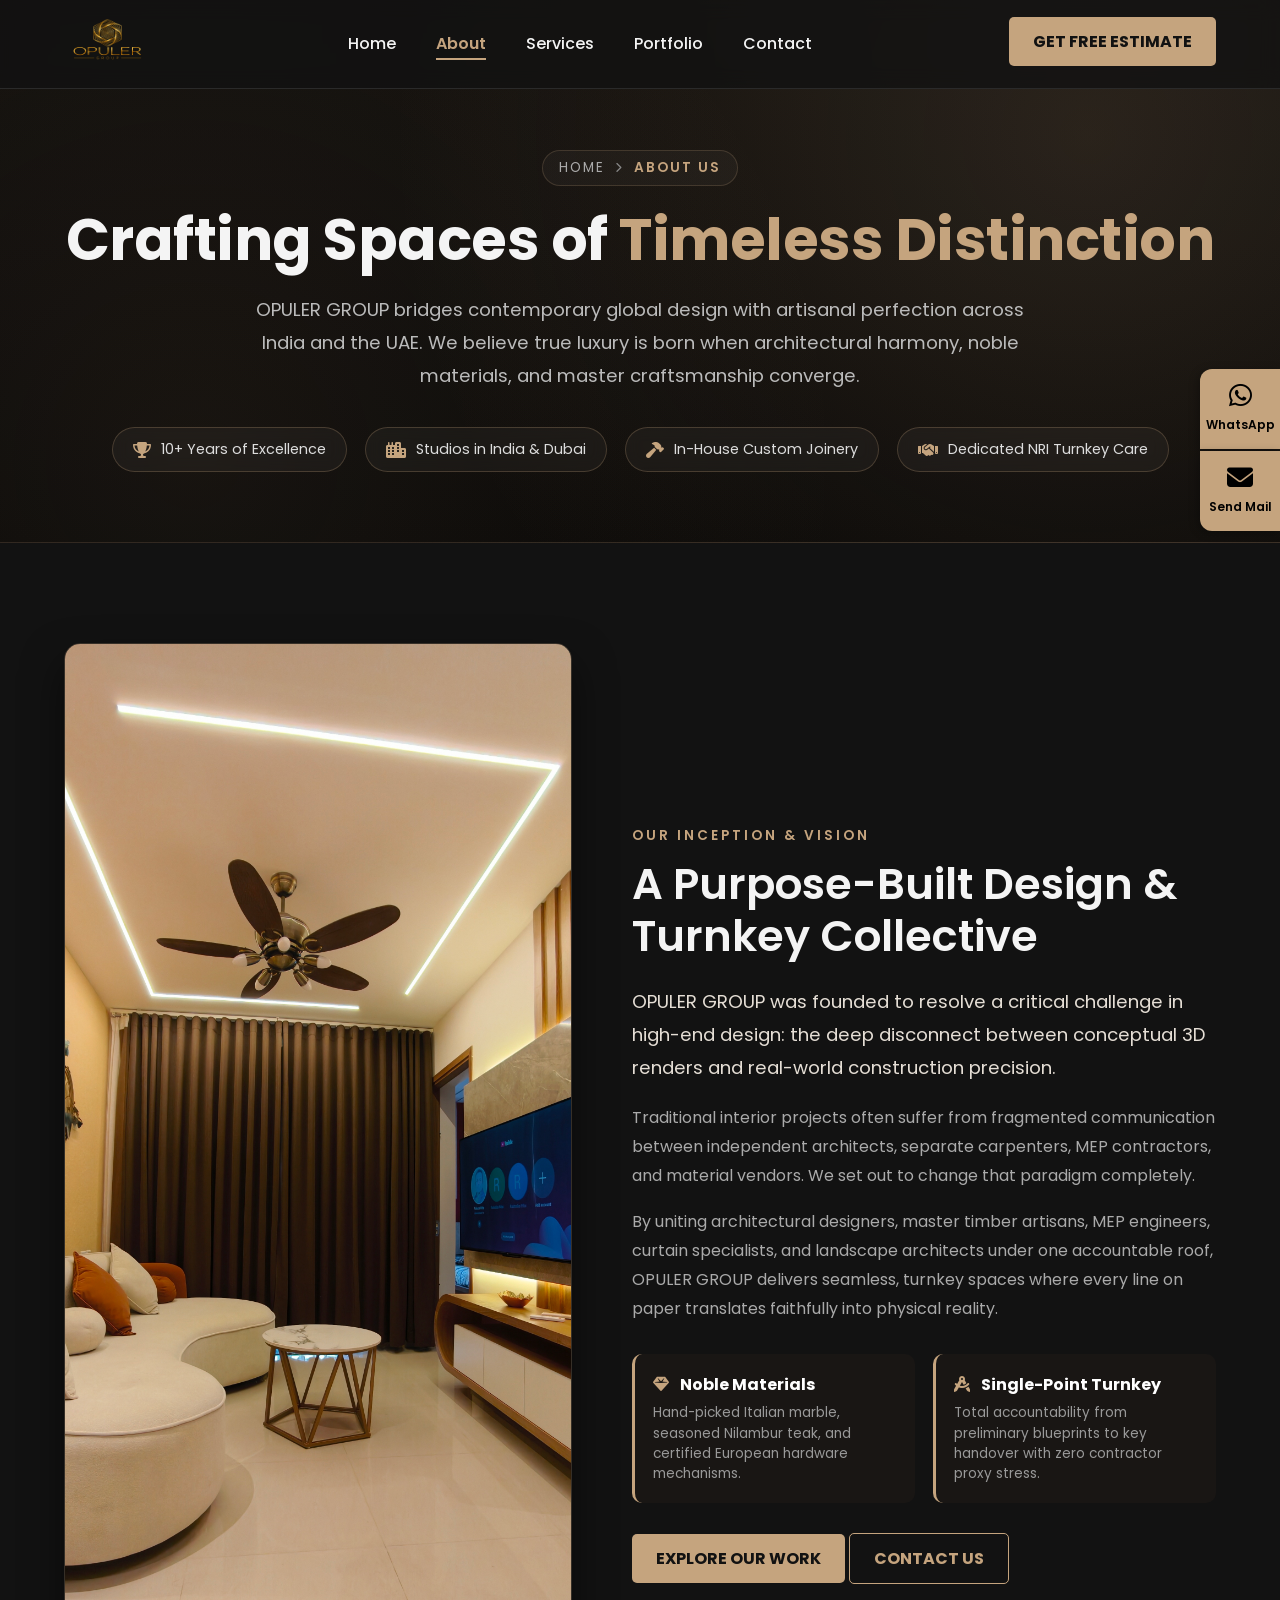
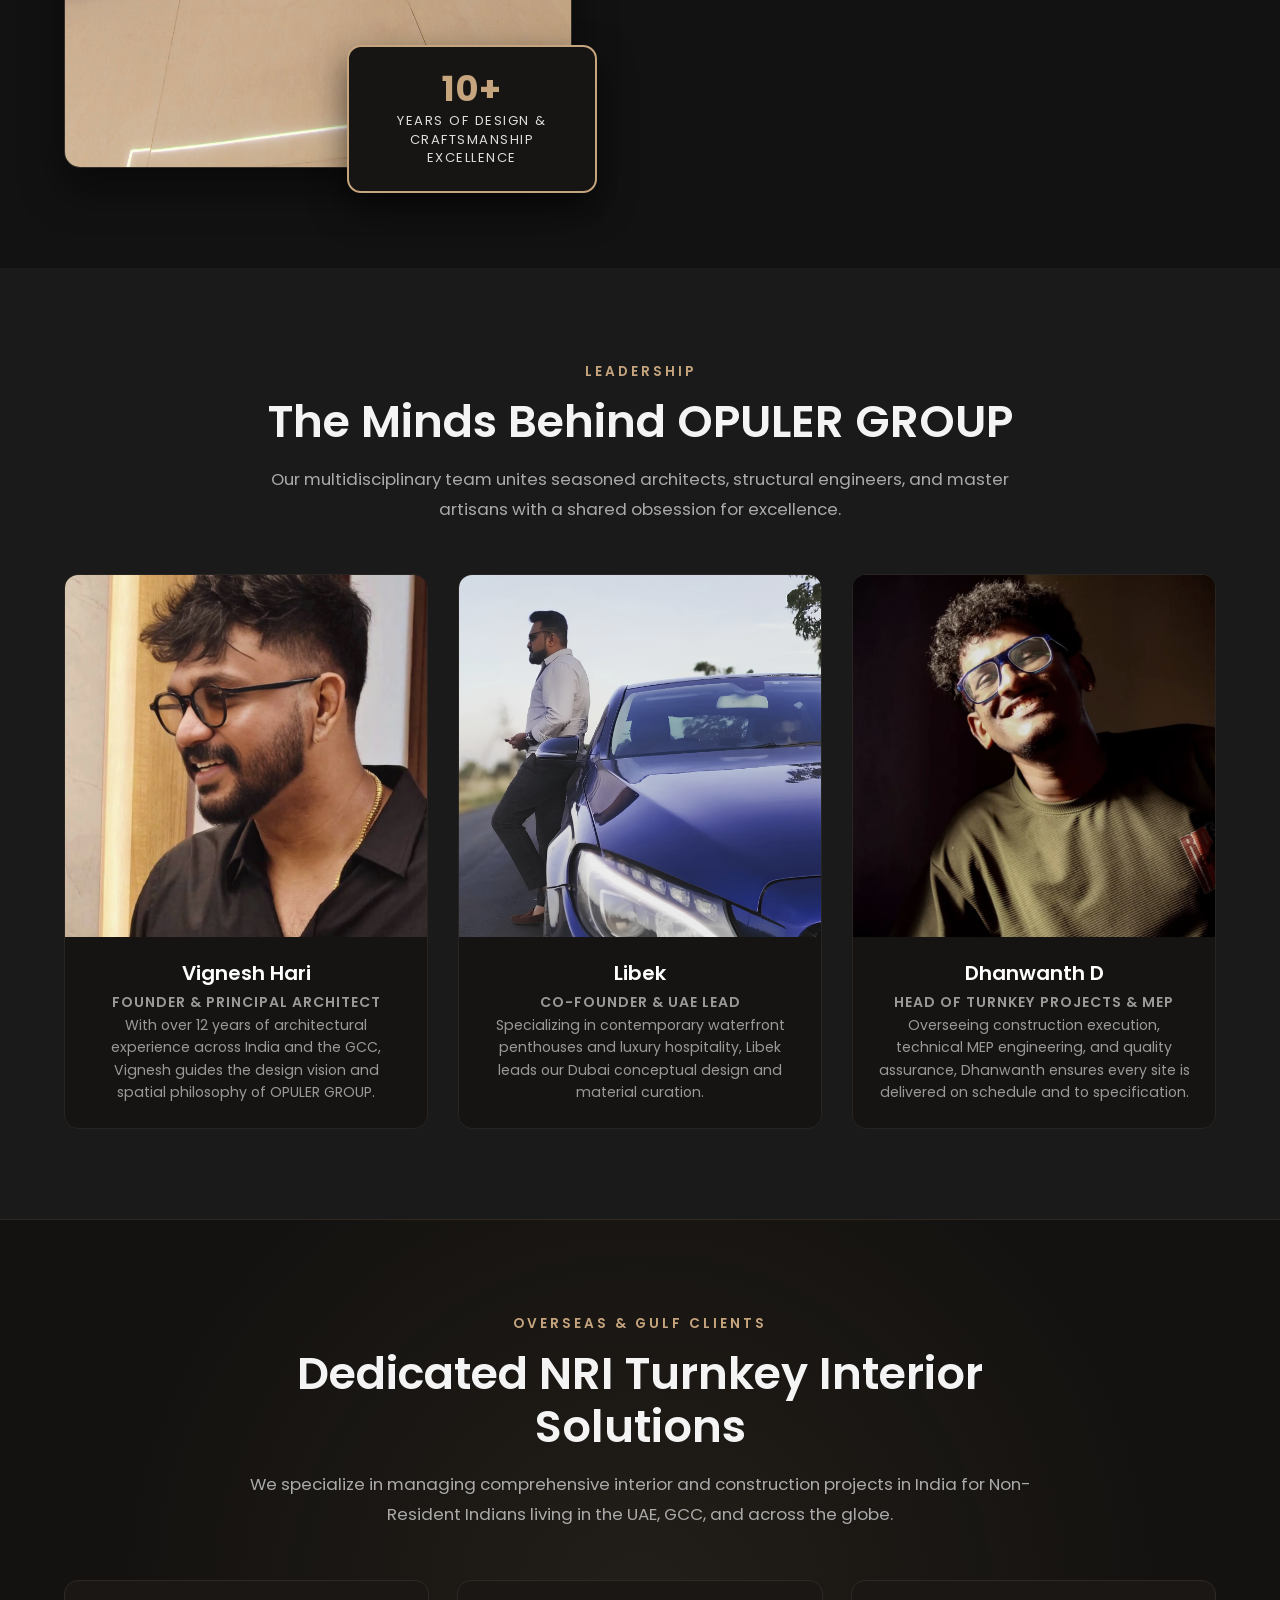
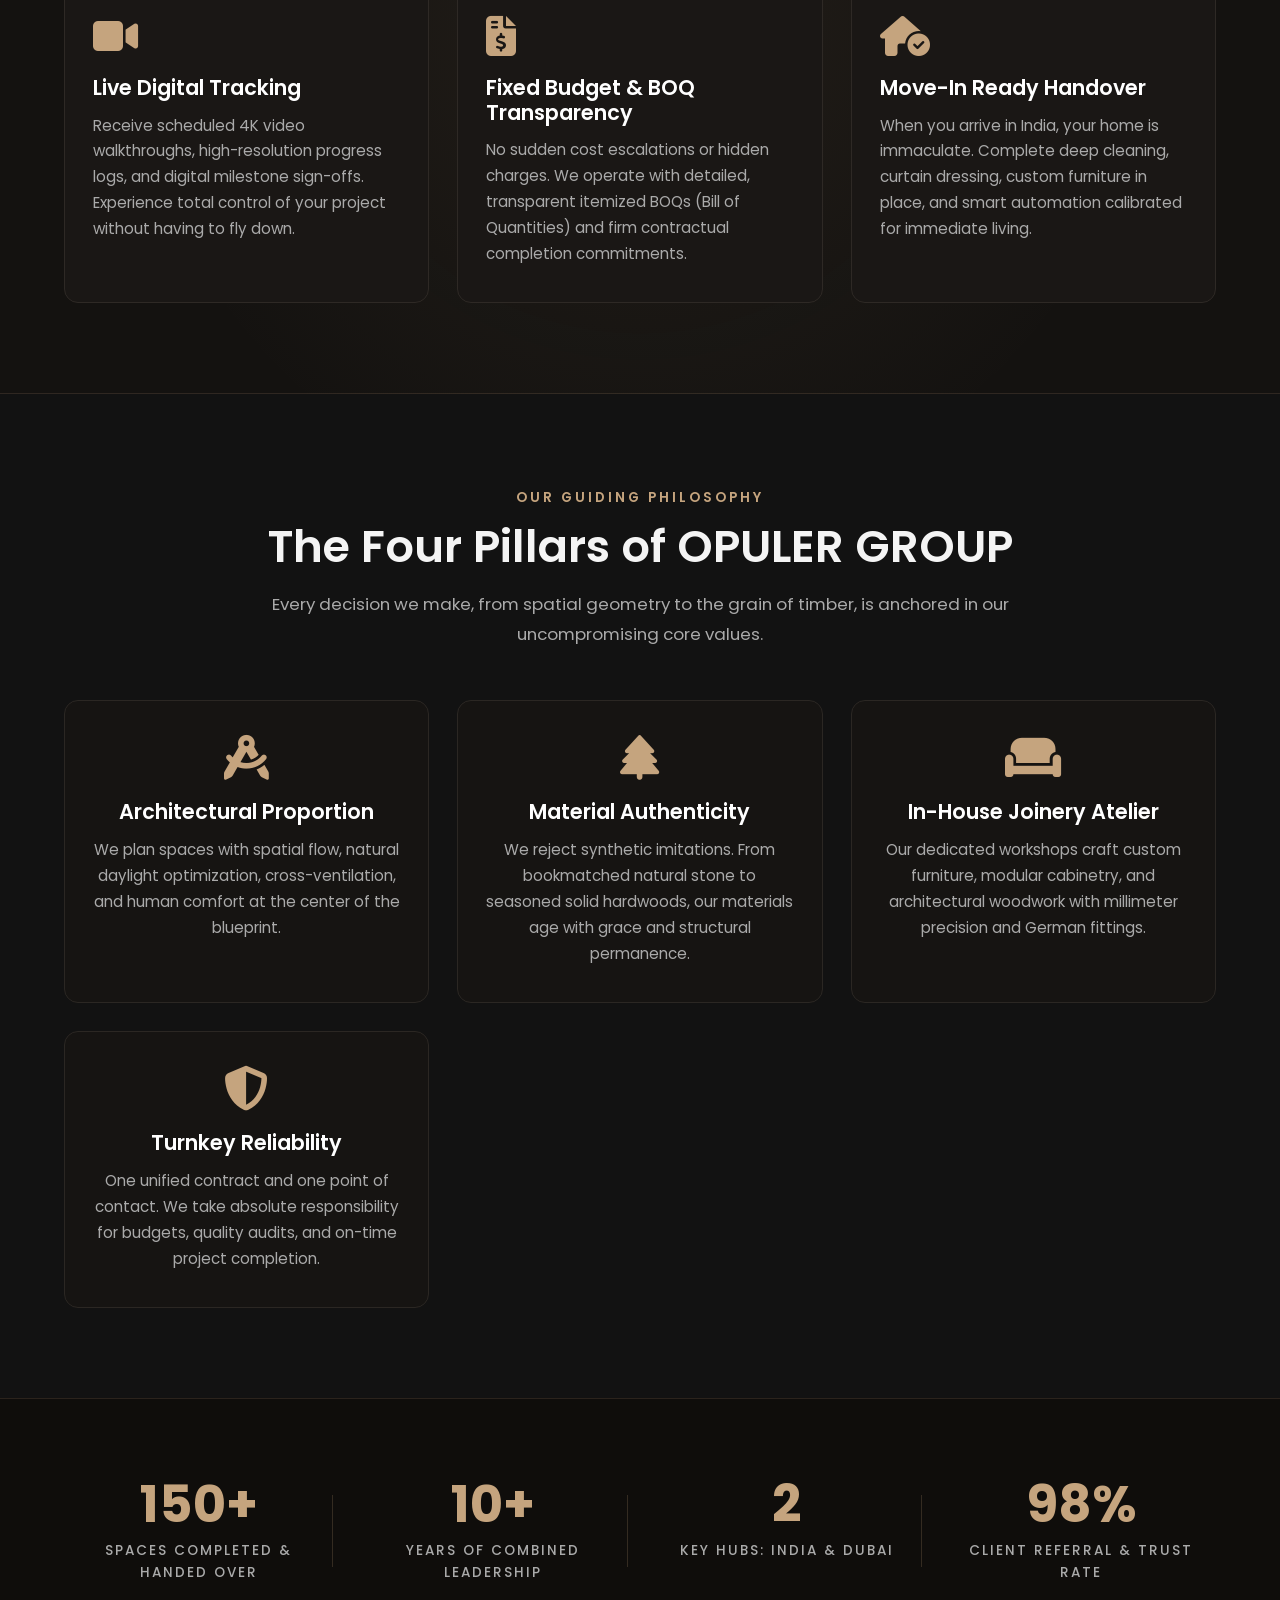
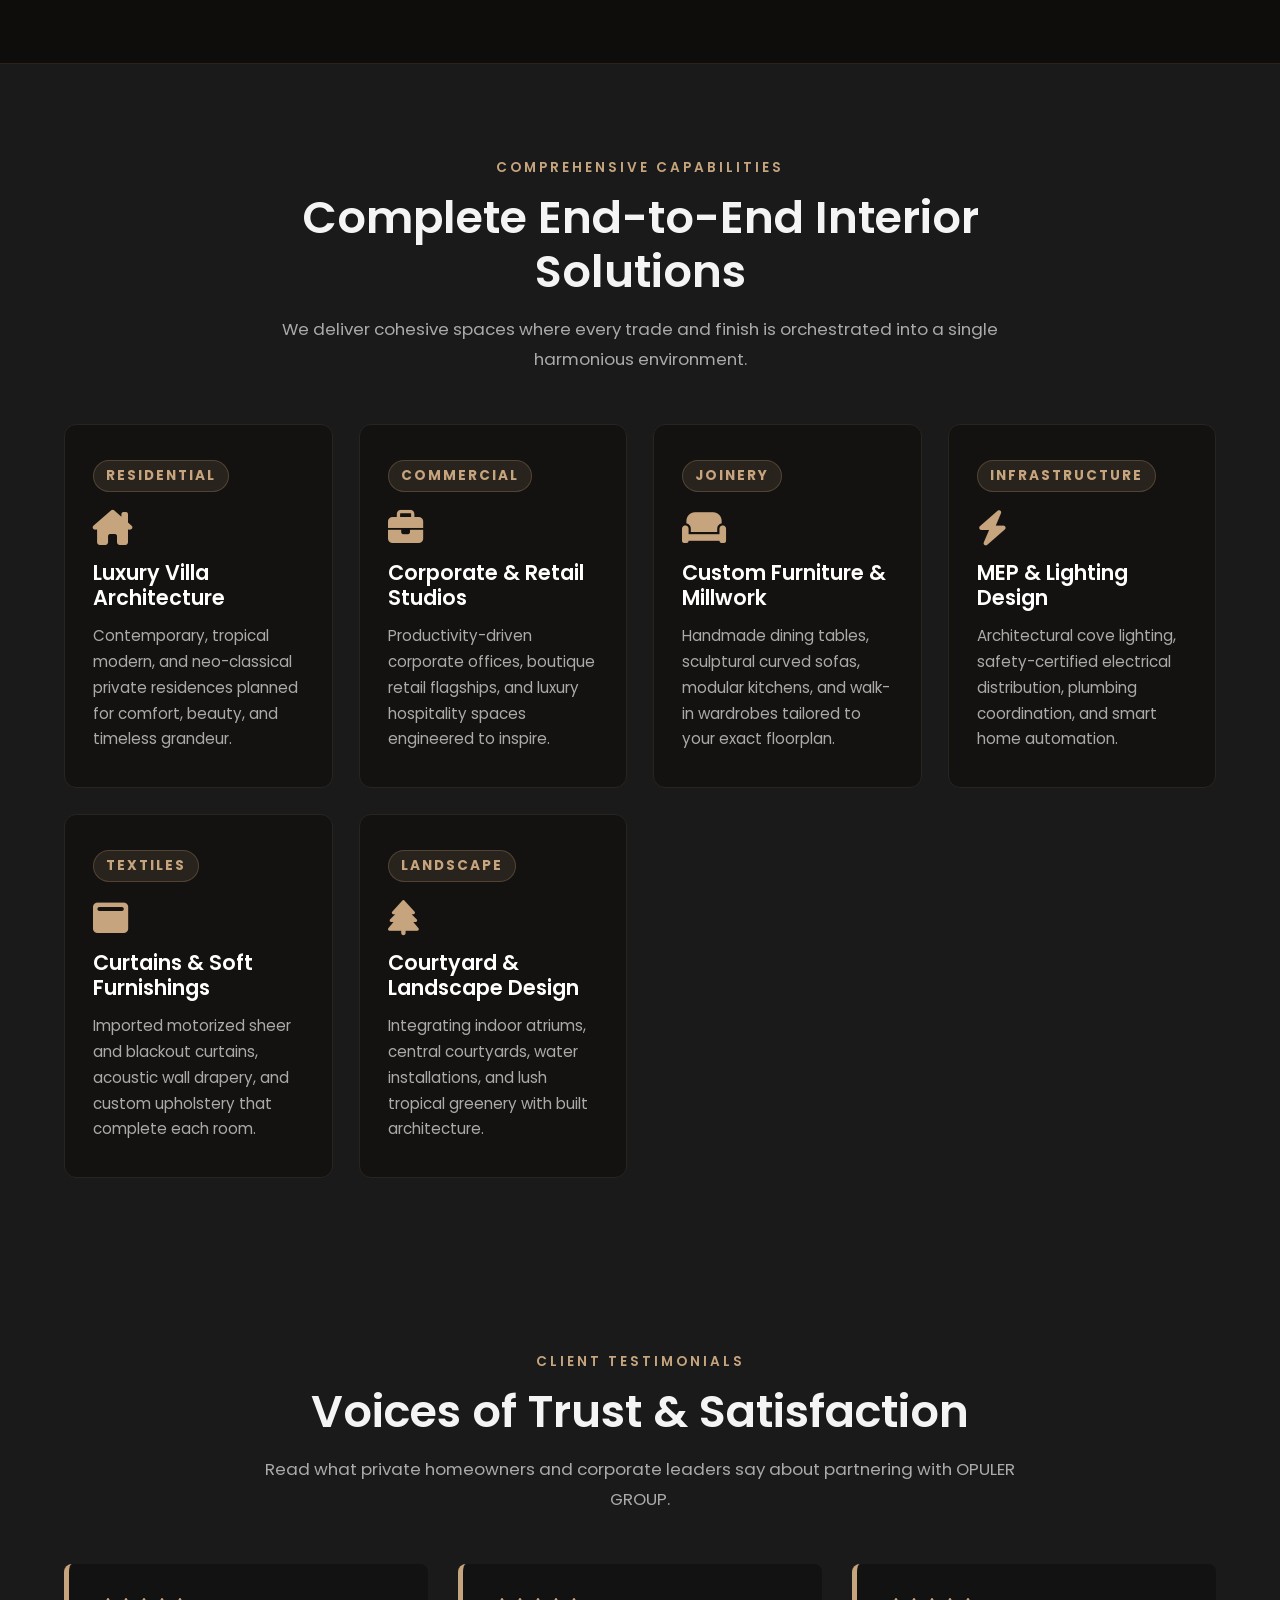
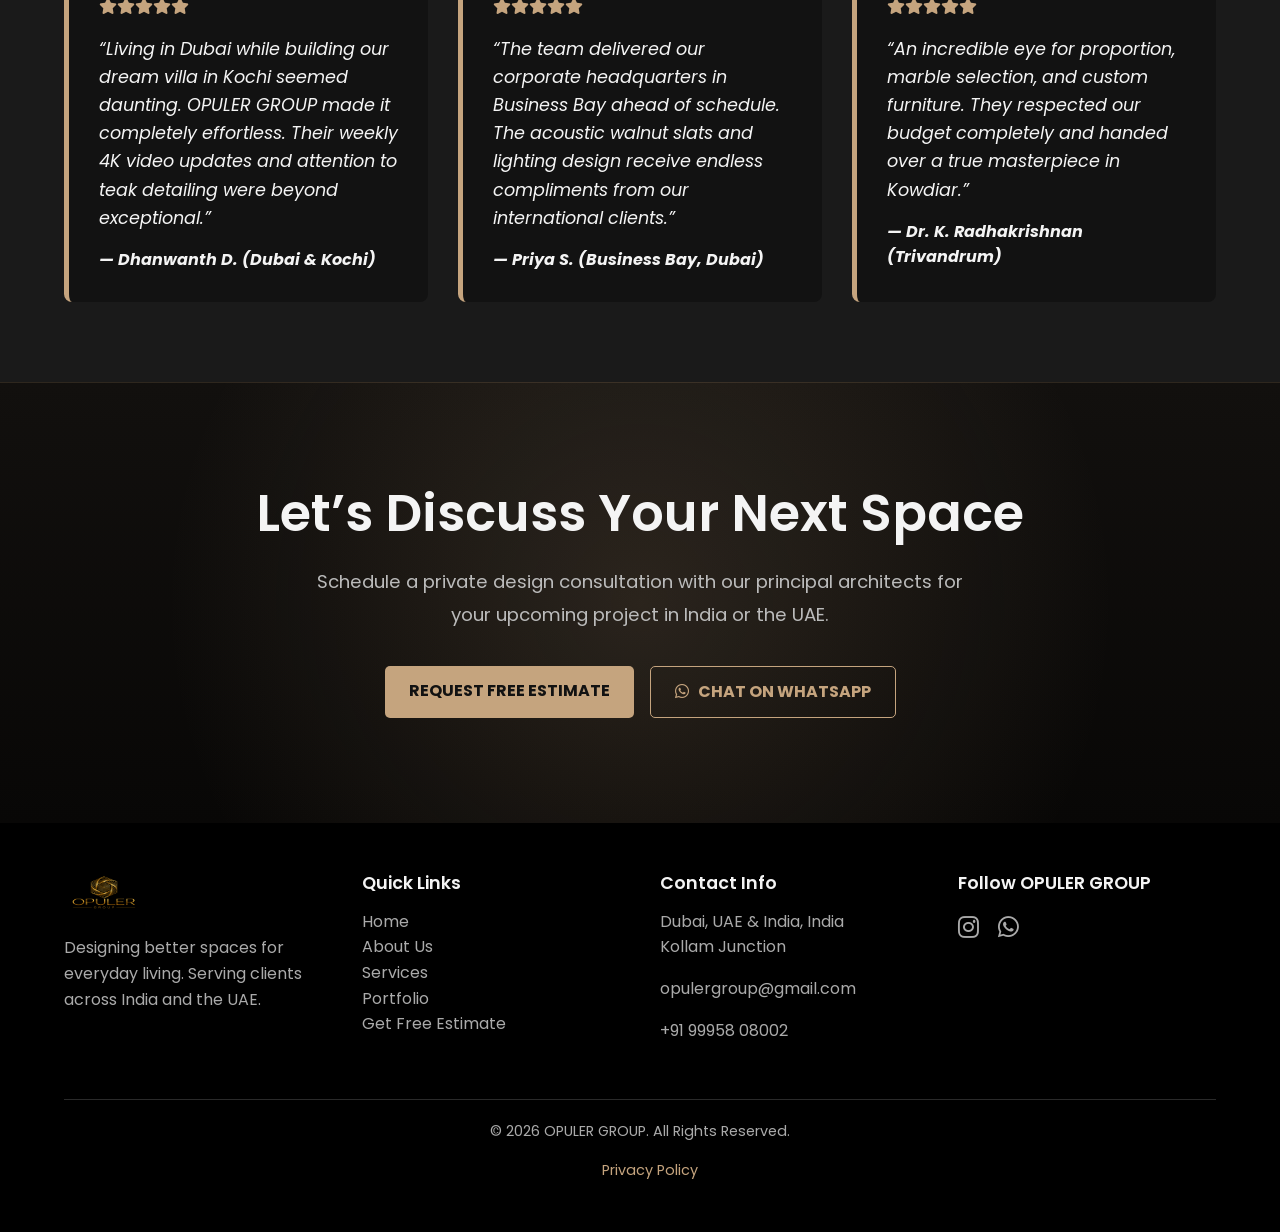
<file: about.html>
<!DOCTYPE html>
<html lang="en">
<head>
<meta charset="UTF-8">
<meta name="viewport" content="width=device-width, initial-scale=1.0, viewport-fit=cover">
<title>About Us | OPULER GROUP Luxury Interior Designers in India &amp; UAE</title>
<meta name="description" content="Discover the story, design philosophy, leadership, and dedicated turnkey interior services behind OPULER GROUP, serving India and the UAE with distinction.">
<meta name="robots" content="index,follow,max-image-preview:large">
<link rel="canonical" href="https://opulergroup.com/about.html">
<link rel="icon" href="opular-logo.png" type="image/png">
<link rel="preconnect" href="https://fonts.googleapis.com">
<link rel="preconnect" href="https://fonts.gstatic.com" crossorigin>
<link href="https://fonts.googleapis.com/css2?family=Cinzel:wght@500;600;700;800&family=Poppins:wght@300;400;500;600;700&display=swap" rel="stylesheet">
<link rel="stylesheet" href="style.css">
<link rel="preload" href="https://cdnjs.cloudflare.com/ajax/libs/font-awesome/6.5.2/css/all.min.css" as="style" onload="this.onload=null;this.rel='stylesheet'">
<noscript><link rel="stylesheet" href="https://cdnjs.cloudflare.com/ajax/libs/font-awesome/6.5.2/css/all.min.css"></noscript>
<meta property="og:type" content="website">
<meta property="og:title" content="About Us | OPULER GROUP Luxury Interior Designers">
<meta property="og:description" content="Learn about OPULER GROUP's bespoke interior architecture, in-house joinery, and turnkey NRI services across India and Dubai.">
<meta property="og:url" content="https://opulergroup.com/about.html">
<meta property="og:image" content="https://opulergroup.com/opular-logo.png">
<meta name="twitter:card" content="summary_large_image">
<meta name="twitter:title" content="About Us | OPULER GROUP Luxury Interior Designers">
<meta name="twitter:description" content="Learn about OPULER GROUP's bespoke interior architecture, in-house joinery, and turnkey NRI services across India and Dubai.">
<meta name="twitter:image" content="https://opulergroup.com/opular-logo.png">
<meta name="theme-color" content="#080706">
<script type="application/ld+json">
{
  "@context":"https://schema.org",
  "@type":"AboutPage",
  "name":"About OPULER GROUP",
  "url":"https://opulergroup.com/about.html",
  "description":"Luxury interior design, bespoke furniture, and turnkey building company serving India and the UAE.",
  "publisher":{
    "@type":"Organization",
    "name":"OPULER GROUP",
    "logo":"https://opulergroup.com/opular-logo.png"
  }
}
</script>
</head>
<body>

<header>
<nav>
  <div class="logo">
    <a href="index.html" aria-label="OPULER GROUP Home">
      <img src="opular-logo.png" alt="OPULER GROUP logo" width="87" height="54">
    </a>
  </div>
  <ul class="nav-links" id="nav-links">
    <li><a href="index.html">Home</a></li>
    <li><a href="about.html" class="active">About</a></li>
    <li><a href="index.html#services">Services</a></li>
    <li><a href="portfolio.html">Portfolio</a></li>
    <li><a href="index.html#contact">Contact</a></li>
  </ul>
  <a href="index.html#contact" class="cta-button">GET FREE ESTIMATE</a>
  <div class="menu-toggle" id="menu-toggle" aria-label="Toggle navigation menu"><i class="fa-solid fa-bars"></i></div>
</nav>
</header>

<main>
<!-- Page Hero Section -->
<section class="page-hero">
  <div class="breadcrumb">
    <a href="index.html">Home</a>
    <i class="fa-solid fa-chevron-right" style="font-size: 0.65rem;"></i>
    <span class="current">About Us</span>
  </div>
  <h1>Crafting Spaces of <span class="gold-text">Timeless Distinction</span></h1>
  <p class="hero-subtitle">
    OPULER GROUP bridges contemporary global design with artisanal perfection across India and the UAE. We believe true luxury is born when architectural harmony, noble materials, and master craftsmanship converge.
  </p>
  
  <div class="hero-badges">
    <div class="badge-item"><i class="fa-solid fa-trophy"></i> 10+ Years of Excellence</div>
    <div class="badge-item"><i class="fa-solid fa-city"></i> Studios in India &amp; Dubai</div>
    <div class="badge-item"><i class="fa-solid fa-hammer"></i> In-House Custom Joinery</div>
    <div class="badge-item"><i class="fa-solid fa-handshake"></i> Dedicated NRI Turnkey Care</div>
  </div>
</section>

<!-- Brand Story Section -->
<section class="about-story-section">
  <div class="story-grid">
    <div class="story-visual">
      <img src="about.jpeg" alt="OPULER GROUP luxury interior craftsmanship" class="story-img-main" width="900" height="1125">
      <div class="story-badge">
        <div class="story-badge-year">10+</div>
        <p class="story-badge-text">Years of Design &amp; Craftsmanship Excellence</p>
      </div>
    </div>
    
    <div class="story-content">
      <span class="section-tag">Our Inception &amp; Vision</span>
      <h2>A Purpose-Built Design &amp; Turnkey Collective</h2>
      <p class="lead">
        OPULER GROUP was founded to resolve a critical challenge in high-end design: the deep disconnect between conceptual 3D renders and real-world construction precision.
      </p>
      <p>
        Traditional interior projects often suffer from fragmented communication between independent architects, separate carpenters, MEP contractors, and material vendors. We set out to change that paradigm completely.
      </p>
      <p>
        By uniting architectural designers, master timber artisans, MEP engineers, curtain specialists, and landscape architects under one accountable roof, OPULER GROUP delivers seamless, turnkey spaces where every line on paper translates faithfully into physical reality.
      </p>
      
      <div class="story-highlights">
        <div class="highlight-box">
          <h4><i class="fa-solid fa-gem" style="color: var(--primary-gold); margin-right: 8px;"></i> Noble Materials</h4>
          <p>Hand-picked Italian marble, seasoned Nilambur teak, and certified European hardware mechanisms.</p>
        </div>
        <div class="highlight-box">
          <h4><i class="fa-solid fa-compass-drafting" style="color: var(--primary-gold); margin-right: 8px;"></i> Single-Point Turnkey</h4>
          <p>Total accountability from preliminary blueprints to key handover with zero contractor proxy stress.</p>
        </div>
      </div>

      <div style="margin-top: 25px;">
        <a href="portfolio.html" class="cta-button">Explore Our Work</a>
        <a href="index.html#contact" class="cta-button cta-outline">Contact Us</a>
      </div>
    </div>
  </div>
</section>
<!-- Leadership & Creative Collective -->
<section class="team-section">
  <div class="section-header">
    <span class="section-tag">Leadership</span>
    <h2>The Minds Behind OPULER GROUP</h2>
    <p>Our multidisciplinary team unites seasoned architects, structural engineers, and master artisans with a shared obsession for excellence.</p>
  </div>
  
  <div class="team-grid">
    <div class="team-card">
      <div class="team-img-wrap">
        <img src="vignesh_DP.jpeg" alt="Arjun Varma - Principal Architect &amp; Founder" loading="lazy" width="600" height="600">
      </div>
      <div class="team-info">
        <h3>Vignesh Hari</h3>
        <p class="team-role">Founder &amp; Principal Architect</p>
        <p>With over 12 years of architectural experience across India and the GCC, Vignesh guides the design vision and spatial philosophy of OPULER GROUP.</p>
      </div>
    </div>
    
    <div class="team-card">
      <div class="team-img-wrap">
        <img src="Laibek.jpg" alt="Zahra Al Mansoor - Senior Interior Architect" loading="lazy" width="600" height="600">
      </div>
      <div class="team-info">
        <h3>Libek</h3>
        <p class="team-role">Co-Founder &amp; UAE Lead</p>
        <p>Specializing in contemporary waterfront penthouses and luxury hospitality, Libek leads our Dubai conceptual design and material curation.</p>
      </div>
    </div>
    
    <div class="team-card">
      <div class="team-img-wrap">
        <img src="./Dhanwant_DP.jpeg" alt="Dhanwanth  - Head of Turnkey Projects" loading="lazy" width="600" height="600">
      </div>
      <div class="team-info">
        <h3>Dhanwanth D</h3>
        <p class="team-role">Head of Turnkey Projects &amp; MEP</p>
        <p>Overseeing construction execution, technical MEP engineering, and quality assurance, Dhanwanth ensures every site is delivered on schedule and to specification.</p>
      </div>
    </div>
  </div>
</section>

<!-- NRI Turnkey Services Highlight -->
<section class="nri-section">
  <div class="section-header">
    <span class="section-tag">Overseas &amp; Gulf Clients</span>
    <h2>Dedicated NRI Turnkey Interior Solutions</h2>
    <p>We specialize in managing comprehensive interior and construction projects in India for Non-Resident Indians living in the UAE, GCC, and across the globe.</p>
  </div>
  
  <div class="nri-grid">
    <div class="nri-card">
      <i class="fa-solid fa-video"></i>
      <h3>Live Digital Tracking</h3>
      <p>Receive scheduled 4K video walkthroughs, high-resolution progress logs, and digital milestone sign-offs. Experience total control of your project without having to fly down.</p>
    </div>
    
    <div class="nri-card">
      <i class="fa-solid fa-file-invoice-dollar"></i>
      <h3>Fixed Budget &amp; BOQ Transparency</h3>
      <p>No sudden cost escalations or hidden charges. We operate with detailed, transparent itemized BOQs (Bill of Quantities) and firm contractual completion commitments.</p>
    </div>
    
    <div class="nri-card">
      <i class="fa-solid fa-house-circle-check"></i>
      <h3>Move-In Ready Handover</h3>
      <p>When you arrive in India, your home is immaculate. Complete deep cleaning, curtain dressing, custom furniture in place, and smart automation calibrated for immediate living.</p>
    </div>
  </div>
</section>

<!-- Core Pillars Section -->
<section class="pillars-section">
  <div class="section-header">
    <span class="section-tag">Our Guiding Philosophy</span>
    <h2>The Four Pillars of OPULER GROUP</h2>
    <p>Every decision we make, from spatial geometry to the grain of timber, is anchored in our uncompromising core values.</p>
  </div>
  
  <div class="pillars-grid">
    <div class="pillar-card">
      <i class="fa-solid fa-drafting-compass"></i>
      <h3>Architectural Proportion</h3>
      <p>We plan spaces with spatial flow, natural daylight optimization, cross-ventilation, and human comfort at the center of the blueprint.</p>
    </div>
    
    <div class="pillar-card">
      <i class="fa-solid fa-tree"></i>
      <h3>Material Authenticity</h3>
      <p>We reject synthetic imitations. From bookmatched natural stone to seasoned solid hardwoods, our materials age with grace and structural permanence.</p>
    </div>
    
    <div class="pillar-card">
      <i class="fa-solid fa-couch"></i>
      <h3>In-House Joinery Atelier</h3>
      <p>Our dedicated workshops craft custom furniture, modular cabinetry, and architectural woodwork with millimeter precision and German fittings.</p>
    </div>
    
    <div class="pillar-card">
      <i class="fa-solid fa-shield-halved"></i>
      <h3>Turnkey Reliability</h3>
      <p>One unified contract and one point of contact. We take absolute responsibility for budgets, quality audits, and on-time project completion.</p>
    </div>
  </div>
</section>

<!-- Milestones Stats Strip -->
<section class="stats-strip">
  <div class="stats-container">
    <div class="stat-item">
      <div class="stat-number">150+</div>
      <div class="stat-label">Spaces Completed &amp; Handed Over</div>
    </div>
    <div class="stat-item">
      <div class="stat-number">10+</div>
      <div class="stat-label">Years of Combined Leadership</div>
    </div>
    <div class="stat-item">
      <div class="stat-number">2</div>
      <div class="stat-label">Key Hubs: India &amp; Dubai</div>
    </div>
    <div class="stat-item">
      <div class="stat-number">98%</div>
      <div class="stat-label">Client Referral &amp; Trust Rate</div>
    </div>
  </div>
</section>

<!-- Our Multi-Disciplinary Scope -->
<section class="process-section">
  <div class="section-header">
    <span class="section-tag">Comprehensive Capabilities</span>
    <h2>Complete End-to-End Interior Solutions</h2>
    <p>We deliver cohesive spaces where every trade and finish is orchestrated into a single harmonious environment.</p>
  </div>
  
  <div class="process-grid">
    <div class="process-card">
      <span class="step-num">RESIDENTIAL</span>
      <i class="fa-solid fa-house-chimney process-icon"></i>
      <h3>Luxury Villa Architecture</h3>
      <p>Contemporary, tropical modern, and neo-classical private residences planned for comfort, beauty, and timeless grandeur.</p>
    </div>
    
    <div class="process-card">
      <span class="step-num">COMMERCIAL</span>
      <i class="fa-solid fa-briefcase process-icon"></i>
      <h3>Corporate &amp; Retail Studios</h3>
      <p>Productivity-driven corporate offices, boutique retail flagships, and luxury hospitality spaces engineered to inspire.</p>
    </div>
    
    <div class="process-card">
      <span class="step-num">JOINERY</span>
      <i class="fa-solid fa-couch process-icon"></i>
      <h3>Custom Furniture &amp; Millwork</h3>
      <p>Handmade dining tables, sculptural curved sofas, modular kitchens, and walk-in wardrobes tailored to your exact floorplan.</p>
    </div>
    
    <div class="process-card">
      <span class="step-num">INFRASTRUCTURE</span>
      <i class="fa-solid fa-bolt process-icon"></i>
      <h3>MEP &amp; Lighting Design</h3>
      <p>Architectural cove lighting, safety-certified electrical distribution, plumbing coordination, and smart home automation.</p>
    </div>
    
    <div class="process-card">
      <span class="step-num">TEXTILES</span>
      <i class="fa-solid fa-window-maximize process-icon"></i>
      <h3>Curtains &amp; Soft Furnishings</h3>
      <p>Imported motorized sheer and blackout curtains, acoustic wall drapery, and custom upholstery that complete each room.</p>
    </div>
    
    <div class="process-card">
      <span class="step-num">LANDSCAPE</span>
      <i class="fa-solid fa-tree process-icon"></i>
      <h3>Courtyard &amp; Landscape Design</h3>
      <p>Integrating indoor atriums, central courtyards, water installations, and lush tropical greenery with built architecture.</p>
    </div>
  </div>
</section>



<!-- Client Testimonials -->
<section class="reviews">
  <div class="section-header">
    <span class="section-tag">Client Testimonials</span>
    <h2>Voices of Trust &amp; Satisfaction</h2>
    <p>Read what private homeowners and corporate leaders say about partnering with OPULER GROUP.</p>
  </div>
  
  <div class="reviews-container">
    <div class="review-card">
      <div class="stars" aria-label="5 stars">
        <i class="fas fa-star"></i><i class="fas fa-star"></i><i class="fas fa-star"></i><i class="fas fa-star"></i><i class="fas fa-star"></i>
      </div>
      <blockquote>“Living in Dubai while building our dream villa in Kochi seemed daunting. OPULER GROUP made it completely effortless. Their weekly 4K video updates and attention to teak detailing were beyond exceptional.”</blockquote>
      <cite>— Dhanwanth D. (Dubai &amp; Kochi)</cite>
    </div>
    
    <div class="review-card">
      <div class="stars" aria-label="5 stars">
        <i class="fas fa-star"></i><i class="fas fa-star"></i><i class="fas fa-star"></i><i class="fas fa-star"></i><i class="fas fa-star"></i>
      </div>
      <blockquote>“The team delivered our corporate headquarters in Business Bay ahead of schedule. The acoustic walnut slats and lighting design receive endless compliments from our international clients.”</blockquote>
      <cite>— Priya S. (Business Bay, Dubai)</cite>
    </div>
    
    <div class="review-card">
      <div class="stars" aria-label="5 stars">
        <i class="fas fa-star"></i><i class="fas fa-star"></i><i class="fas fa-star"></i><i class="fas fa-star"></i><i class="fas fa-star"></i>
      </div>
      <blockquote>“An incredible eye for proportion, marble selection, and custom furniture. They respected our budget completely and handed over a true masterpiece in Kowdiar.”</blockquote>
      <cite>— Dr. K. Radhakrishnan (Trivandrum)</cite>
    </div>
  </div>
</section>

<!-- Inner CTA Banner -->
<section class="inner-cta">
  <div class="inner-cta-box">
    <h2>Let’s Discuss Your Next Space</h2>
    <p>Schedule a private design consultation with our principal architects for your upcoming project in India or the UAE.</p>
    <div class="inner-cta-buttons">
      <a href="index.html#contact" class="cta-button">Request Free Estimate</a>
      <a href="https://wa.me/919995808002" target="_blank" rel="noopener noreferrer" class="cta-button cta-outline">
        <i class="fa-brands fa-whatsapp" style="margin-right: 6px;"></i> Chat on WhatsApp
      </a>
    </div>
  </div>
</section>
</main>

<footer>
  <div class="footer-container">
    <div class="footer-about">
      <a href="index.html">
        <img src="opular-logo.png" alt="OPULER GROUP logo" class="footer-logo" width="80" height="54" loading="lazy">
      </a>
      <p>Designing better spaces for everyday living. Serving clients across India and the UAE.</p>
    </div>
    <div class="footer-links">
      <h3>Quick Links</h3>
      <ul>
        <li><a href="index.html">Home</a></li>
        <li><a href="about.html">About Us</a></li>
        <li><a href="index.html#services">Services</a></li>
        <li><a href="portfolio.html">Portfolio</a></li>
        <li><a href="index.html#contact">Get Free Estimate</a></li>
      </ul>
    </div>
    <div class="footer-contact">
      <h3>Contact Info</h3>
      <p>Dubai, UAE &amp; India, India<br>Kollam Junction</p>
      <p><a href="mailto:opulergroup@gmail.com" style="color: inherit;">opulergroup@gmail.com</a></p>
      <p><a href="tel:+919995808002" style="color: inherit;">+91 99958 08002</a></p>
    </div>
    <div class="footer-social">
      <h3>Follow OPULER GROUP</h3>
      <a href="https://www.instagram.com/opuler_group" target="_blank" rel="noopener noreferrer" aria-label="OPULER GROUP on Instagram"><i class="fab fa-instagram"></i></a>
      <a href="https://wa.me/919995808002" target="_blank" rel="noopener noreferrer" aria-label="Contact on WhatsApp"><i class="fab fa-whatsapp"></i></a>
    </div>
  </div>
  <div class="footer-bottom">
    <p>&copy; 2026 OPULER GROUP. All Rights Reserved.</p>
    <a href="#">Privacy Policy</a>
  </div>
</footer>

<!-- Sticky Contact Bar -->
<div class="sticky-contact-bar">
  <a href="https://wa.me/919995808002" target="_blank" rel="noopener noreferrer" aria-label="Contact OPULER GROUP on WhatsApp">
    <i class="fab fa-whatsapp"></i>
    <span>WhatsApp</span>
  </a>
  <a href="index.html#contact" aria-label="Send an email to OPULER GROUP">
    <i class="fas fa-envelope"></i>
    <span>Send Mail</span>
  </a>
</div>

<script>
(()=>{
'use strict';
const menu = document.getElementById('menu-toggle');
const nav = document.getElementById('nav-links');
if (menu && nav) {
  menu.addEventListener('click', () => nav.classList.toggle('active'));
  nav.querySelectorAll('a').forEach(link => {
    link.addEventListener('click', () => nav.classList.remove('active'));
  });
}
})();
</script>
</body>
</html>
</file>
<file: style.css>
/* --- Global Styles & Variables --- */
:root {
    --primary-black: #121212;
    --primary-gold: #c5a47e; /* A softer, elegant gold */
    --text-light: #f4f4f4;
    --text-dark: #333;
    --background-dark: #1a1a1a;
}

* {
    margin: 0;
    padding: 0;
    box-sizing: border-box;
}

body {
    font-family: 'Poppins', sans-serif; /* A clean, modern font */
    background-color: var(--primary-black);
    color: var(--text-light);
    line-height: 1.6;
}

h1, h2, h3 {
    line-height: 1.2;
    font-weight: 600;
}

h1 { font-size: 3rem; }
h2 { font-size: 2.5rem; text-align: center; margin-bottom: 2rem; }
p { margin-bottom: 1rem; }
a { color: var(--primary-gold); text-decoration: none; }
section { padding: 80px 5%; }

.cta-button {
    margin-bottom: 5px;
    display: inline-block;
    background-color: var(--primary-gold);
    color: var(--primary-black);
    padding: 12px 24px;
    border-radius: 5px;
    font-weight: bold;
    text-transform: uppercase;
    transition: background-color 0.3s ease, transform 0.3s ease;
}

.cta-button:hover {
    background-color: #d4b89a;
    transform: translateY(-3px);
}

.cta-outline {
    background-color: transparent;
    color: var(--primary-gold);
    border: 1px solid var(--primary-gold);
}

.cta-outline:hover {
    background-color: var(--primary-gold);
    color: var(--primary-black);
}

/* --- Header & Navigation --- */
header {
    background: rgba(18, 18, 18, 0.8);
    backdrop-filter: blur(10px);
    padding: 15px 5%;
    position: fixed;
    width: 100%;
    top: 0;
    z-index: 1000;
    border-bottom: 1px solid #2a2a2a;
}

nav {
    display: flex;
    justify-content: space-between;
    align-items: center;
}

nav .logo img {
    height: 50px;
}

.menu-toggle {
    display: none;
    font-size: 1.5rem;
    cursor: pointer;
    color: var(--text-light);
}

nav .nav-links {
    list-style: none;
    display: flex;
}

nav .nav-links li {
    margin: 0 20px;
}

nav .nav-links a {
    color: var(--text-light);
    font-weight: 500;
    position: relative;
    padding-bottom: 5px;
}

nav .nav-links a::after {
    content: '';
    position: absolute;
    bottom: 0;
    left: 0;
    width: 0;
    height: 2px;
    background-color: var(--primary-gold);
    transition: width 0.3s ease;
}

nav .nav-links a:hover::after,
nav .nav-links a.active::after {
    width: 100%;
}

nav .nav-links a.active {
    color: var(--primary-gold);
    font-weight: 600;
}


/* --- Hero Section & Parallax Effect --- */
.hero {
    min-height: 100vh;
    display: flex;
    align-items: center;
    justify-content: center;
    text-align: center;
    color: white;
    position: relative;
}

.parallax {
    /* The magic happens here! */
    background-image: url('https://images.unsplash.com/photo-1616046229478-9901c5536a45?ixlib=rb-4.0.3&ixid=M3wxMjA3fDB8MHxwaG90by1wYWdlfHx8fGVufDB8fHx8fA%3D%3D&auto=format&fit=crop&w=1780&q=80');
    background-attachment: fixed;
    background-position: center;
    background-repeat: no-repeat;
    background-size: cover;
}

.hero::after {
    /* Adds a dark overlay for better text readability */
    content: '';
    position: absolute;
    top: 0;
    left: 0;
    width: 100%;
    height: 100%;
    background-color: rgba(0, 0, 0, 0.5);
    z-index: 1;
}

.hero-content {
    z-index: 2; /* Ensures content is above the overlay */
    max-width: 800px;
}

.hero-content h1 {
    font-size: 4rem;
    margin-bottom: 1rem;
}

.hero-content p {
    font-size: 1.2rem;
    margin-bottom: 2rem;
}


/* --- Expertise Section --- */
.expertise {
    background-color: var(--background-dark);
}

.expertise-container {
    display: flex;
    justify-content: space-around;
    gap: 30px;
    text-align: center;
}

.expertise-card {
    padding: 30px;
    border: 1px solid #2a2a2a;
    border-radius: 8px;
    transition: transform 0.3s ease, box-shadow 0.3s ease;
}

.expertise-card:hover {
    transform: translateY(-10px);
    box-shadow: 0 10px 20px rgba(0, 0, 0, 0.2);
}

.expertise-card i {
    font-size: 3rem;
    color: var(--primary-gold);
    margin-bottom: 1rem;
}

.expertise-card h3 {
    margin-bottom: 0.5rem;
    font-size: 1.5rem;
}


/* --- Latest Work Section --- */
.gallery {
    display: grid;
    grid-template-columns: repeat(auto-fit, minmax(300px, 1fr));
    gap: 20px;
}

.gallery-item {
    position: relative;
    overflow: hidden;
    border-radius: 8px;
}

.gallery-item img {
    width: 100%;
    height: 100%;
    object-fit: cover;
    display: block;
    transition: transform 0.4s ease;
}

.gallery-item:hover img {
    transform: scale(1.1);
}

.gallery-item span {
    position: absolute;
    bottom: 0;
    left: 0;
    width: 100%;
    padding: 15px;
    background: linear-gradient(to top, rgba(0,0,0,0.8), transparent);
    color: white;
    font-weight: bold;
    transform: translateY(100%);
    transition: transform 0.4s ease;
}

.gallery-item:hover span {
    transform: translateY(0);
}


/* --- Founder Section --- */
.founder {
    display: flex;
    align-items: center;
    gap: 50px;
    background-color: var(--background-dark);
}

.founder-image {
    flex: 1;
}

.founder-image img {
    width: 100%;
    max-width: 400px;
    border-radius: 8px;
    object-fit: cover;
}

.founder-text {
    flex: 1.5;
}

.founder-text h2 {
    text-align: left;
    margin-bottom: 1.5rem;
}


/* --- Footer Section --- */
footer {
    background-color: #000;
    color: #aaa;
    padding: 50px 5%;
}

.footer-container {
    display: grid;
    grid-template-columns: repeat(auto-fit, minmax(220px, 1fr));
    gap: 40px;
    margin-bottom: 40px;
}

.footer-logo {
    height: 40px;
    margin-bottom: 15px;
}

footer h3 {
    color: var(--text-light);
    margin-bottom: 15px;
    font-size: 1.1rem;
}

footer ul {
    list-style: none;
}

footer ul li a {
    color: #aaa;
    transition: color 0.3s ease;
}

footer ul li a:hover {
    color: var(--primary-gold);
}

.footer-social a {
    color: #aaa;
    font-size: 1.5rem;
    margin-right: 15px;
    transition: color 0.3s ease;
}

.footer-social a:hover {
    color: var(--primary-gold);
}

.footer-bottom {
    text-align: center;
    padding-top: 20px;
    border-top: 1px solid #2a2a2a;
    font-size: 0.9rem;
}

.footer-bottom a {
    margin-left: 20px;
}

/* --- Materials Section --- */
.materials {
    background-color: var(--primary-black);
}
.materials-container {
    display: grid;
    grid-template-columns: repeat(auto-fit, minmax(280px, 1fr));
    gap: 30px;
    text-align: center;
}
.material-card {
    background-color: var(--background-dark);
    padding: 30px;
    border-radius: 8px;
    border: 1px solid #2a2a2a;
    transition: transform 0.3s ease, box-shadow 0.3s ease;
}
.material-card:hover {
    transform: translateY(-10px);
    box-shadow: 0 10px 20px rgba(0, 0, 0, 0.2);
}
.material-card i {
    font-size: 3rem;
    color: var(--primary-gold);
    margin-bottom: 1rem;
}
.material-card h3 {
    margin-bottom: 0.5rem;
    font-size: 1.5rem;
}

/* --- Customer Reviews Section --- */
.reviews {
    background-color: var(--background-dark);
}
.reviews-container {
    display: grid;
    grid-template-columns: repeat(auto-fit, minmax(300px, 1fr));
    gap: 30px;
}
.review-card {
    background-color: var(--primary-black);
    padding: 30px;
    border-radius: 8px;
    border-left: 5px solid var(--primary-gold);
}
.review-card .stars {
    color: var(--primary-gold);
    margin-bottom: 15px;
}
.review-card blockquote {
    font-size: 1.1rem;
    font-style: italic;
    border-left: none;
    padding-left: 0;
    margin-bottom: 15px;
}
.review-card cite {
    font-weight: bold;
    color: var(--text-light);
}

/* --- Contact Form Section --- */
.contact-form-section {
    background-color: var(--primary-black);
}
.contact-subtitle {
    text-align: center;
    max-width: 600px;
    margin: -1.5rem auto 2.5rem;
    color: #aaa;
}
.contact-form {
    max-width: 700px;
    margin: 0 auto;
    display: flex;
    flex-direction: column;
    gap: 20px;
}
.contact-form .form-group {
    display: flex;
    gap: 20px;
}
.form-group input {
    width: 100%;
}
.contact-form input,
.contact-form textarea {
    width: 100%;
    padding: 15px;
    background-color: var(--background-dark);
    border: 1px solid #333;
    border-radius: 5px;
    color: var(--text-light);
    font-family: inherit;
    font-size: 1rem;
}
.contact-form input::placeholder,
.contact-form textarea::placeholder {
    color: #888;
}
.contact-form input:focus,
.contact-form textarea:focus {
    outline: none;
    border-color: var(--primary-gold);
    box-shadow: 0 0 10px rgba(197, 164, 126, 0.2);
}
.contact-form button {
    align-self: center;
    border: none;
    cursor: pointer;
    width: 200px;
}
/* For Tablets and Smaller Desktops (max-width: 1024px) */
    @media (max-width: 1024px) {
        h2 { font-size: 2.2rem; }
        .hero h1 { font-size: 3rem; }
        
        .expertise-container,
        .materials-container,
        .reviews-container {
            flex-wrap: wrap;
        }

        .expertise-card, .material-card, .review-card {
            flex-basis: 48%;
        }

        .founder {
            flex-direction: column;
            text-align: center;
        }

        .founder-text h2 {
            text-align: center;
        }
    }

    /* For Mobile Devices (max-width: 768px) */
    @media (max-width: 768px) {
        section {
            padding: 45px 5%;
        }

        h1 {
            font-size: 1.85rem;
        }

        h2 {
            font-size: 1.6rem;
            margin-bottom: 1.2rem;
        }

        h3 {
            font-size: 1.15rem;
        }

        p {
            font-size: 0.88rem;
            line-height: 1.6;
        }

        .cta-button {
            padding: 9px 18px;
            font-size: 0.82rem;
            letter-spacing: 0.5px;
            border-radius: 4px;
            margin-bottom: 4px;
        }

        .cta-outline {
            margin-left: 0;
        }

        /* Responsive Navigation */
        header {
            padding: 12px 5%;
        }

        nav .logo img {
            height: 38px;
        }

        .nav-links {
            position: absolute;
            top: 100%;
            left: 0;
            background: rgba(14, 12, 10, 0.98);
            backdrop-filter: blur(15px);
            width: 100%;
            flex-direction: column;
            align-items: center;
            padding: 0;
            max-height: 0;
            overflow: hidden;
            border-bottom: 1px solid rgba(197, 164, 126, 0.25);
            transition: max-height 0.4s ease-out, padding 0.3s ease-in-out;
        }

        .nav-links.active {
            max-height: 450px;
            padding: 18px 0;
        }

        .nav-links li {
            width: 100%;
            text-align: center;
            margin: 0;
            padding: 8px 0;
        }

        .nav-links a {
            font-size: 0.95rem;
            padding: 6px 0;
        }
        
        header .cta-button {
            display: none;
        }

        .menu-toggle {
            display: block;
            font-size: 1.35rem;
            cursor: pointer;
            color: var(--text-light);
        }

        /* Hero Section */
        .hero {
            min-height: 80vh;
        }

        .hero h1 {
            font-size: 1.85rem;
        }
        .hero p {
            font-size: 0.92rem;
        }
        .hero .cta-button {
             display: inline-block;
             padding: 9px 18px;
             font-size: 0.82rem;
        }

        /* Stacking Sections */
        .expertise-container,
        .materials-container,
        .reviews-container {
            flex-direction: column;
            align-items: center;
            gap: 16px;
        }

        .expertise-card,
        .material-card,
        .review-card {
            flex-basis: 100%;
            width: 100%;
            padding: 20px 16px;
        }

        .material-card i,
        .expertise-card i {
            font-size: 2rem;
            margin-bottom: 12px;
        }

        /* Contact Form */
        .contact-form-section {
            padding: 45px 5%;
        }

        .contact-subtitle {
            font-size: 0.88rem;
            margin: -1rem auto 1.8rem;
        }

        .contact-form {
            gap: 14px;
        }

        .form-group {
            flex-direction: column;
            gap: 14px;
        }

        .contact-form input,
        .contact-form textarea {
            padding: 11px 13px;
            font-size: 0.88rem;
        }

        .contact-form button[type=submit] {
            width: 100%;
            max-width: 220px;
            padding: 11px 20px;
            font-size: 0.85rem;
        }

        /* Footer */
        footer {
            padding: 35px 5% 20px;
        }

        .footer-container {
            text-align: center;
            gap: 24px;
        }

        .footer-logo {
            height: 34px;
            margin: 0 auto 10px;
        }

        .footer-contact p,
        .footer-about p {
            font-size: 0.82rem;
        }

        .footer-bottom {
            font-size: 0.78rem;
            padding-top: 15px;
        }
    }

/* =========================================================
   --- SHARED INNER PAGES & LUXURY COMPONENTS ---
   ========================================================= */

/* --- Sticky Contact Floating Bar --- */
.sticky-contact-bar {
    position: fixed;
    top: 50%;
    right: 0;
    transform: translateY(-50%);
    display: flex;
    flex-direction: column;
    z-index: 1000;
}

.sticky-contact-bar a {
    display: flex;
    flex-direction: column;
    align-items: center;
    justify-content: center;
    width: 80px;
    height: 80px;
    padding: 5px;
    color: #000;
    background: var(--primary-gold);
    text-decoration: none;
    font-size: 12px;
    font-family: inherit;
    font-weight: 600;
    transition: background-color 0.3s ease, transform 0.3s ease;
    box-shadow: -2px 2px 10px rgba(0, 0, 0, 0.3);
}

.sticky-contact-bar a:first-child {
    border-top-left-radius: 12px;
}

.sticky-contact-bar a:last-child {
    margin-top: 2px;
    border-bottom-left-radius: 12px;
}

.sticky-contact-bar a:hover {
    background-color: #d4b89a;
    transform: translateX(-4px);
}

.sticky-contact-bar a i {
    font-size: 26px;
    margin-bottom: 6px;
}

/* --- Page Hero Section --- */
.page-hero {
    position: relative;
    padding: 150px 5% 70px;
    background: radial-gradient(circle at 85% 25%, rgba(197, 164, 126, 0.14) 0%, transparent 60%),
                radial-gradient(circle at 15% 85%, rgba(197, 164, 126, 0.08) 0%, transparent 55%),
                linear-gradient(180deg, #13100d 0%, #080706 100%);
    text-align: center;
    border-bottom: 1px solid rgba(197, 164, 126, 0.15);
    overflow: hidden;
}

.breadcrumb {
    display: inline-flex;
    align-items: center;
    gap: 10px;
    font-size: 0.85rem;
    letter-spacing: 2px;
    text-transform: uppercase;
    color: #888;
    margin-bottom: 20px;
    background: rgba(255, 255, 255, 0.03);
    padding: 6px 16px;
    border-radius: 30px;
    border: 1px solid rgba(197, 164, 126, 0.2);
}

.breadcrumb a {
    color: #aaa;
    transition: color 0.3s ease;
}

.breadcrumb a:hover {
    color: var(--primary-gold);
}

.breadcrumb span.current {
    color: var(--primary-gold);
    font-weight: 600;
}

.page-hero h1 {
    font-size: clamp(2.4rem, 4.5vw, 3.8rem);
    font-weight: 700;
    margin-bottom: 18px;
    letter-spacing: -0.5px;
}

.page-hero h1 .gold-text {
    color: var(--primary-gold);
    font-weight: 700;
}

.page-hero .hero-subtitle {
    max-width: 780px;
    margin: 0 auto 35px;
    font-size: 1.15rem;
    color: #bbb;
    line-height: 1.8;
}

/* Hero Quick Stats Badges */
.hero-badges {
    display: flex;
    justify-content: center;
    flex-wrap: wrap;
    gap: 18px;
    margin-top: 30px;
}

.badge-item {
    display: inline-flex;
    align-items: center;
    gap: 10px;
    padding: 10px 20px;
    background: rgba(255, 255, 255, 0.04);
    border: 1px solid rgba(197, 164, 126, 0.25);
    border-radius: 50px;
    font-size: 0.9rem;
    color: #ddd;
    backdrop-filter: blur(8px);
}

.badge-item i {
    color: var(--primary-gold);
    font-size: 1rem;
}

/* --- Section Headers --- */
.section-header {
    text-align: center;
    max-width: 800px;
    margin: 0 auto 50px;
}

.section-tag {
    display: inline-block;
    color: var(--primary-gold);
    font-size: 0.85rem;
    letter-spacing: 3px;
    text-transform: uppercase;
    font-weight: 600;
    margin-bottom: 12px;
}

.section-header h2 {
    font-size: clamp(2rem, 3.5vw, 2.8rem);
    margin-bottom: 15px;
}

.section-header p {
    color: #aaa;
    font-size: 1.05rem;
    line-height: 1.8;
}

/* --- Portfolio Filters Bar --- */
.portfolio-filters-wrap {
    padding: 20px 5% 0;
    display: flex;
    justify-content: center;
}

.portfolio-filters {
    display: flex;
    flex-wrap: wrap;
    justify-content: center;
    gap: 12px;
    background: rgba(26, 26, 26, 0.6);
    padding: 8px 12px;
    border-radius: 40px;
    border: 1px solid rgba(197, 164, 126, 0.2);
}

.filter-btn {
    background: transparent;
    border: 1px solid transparent;
    color: #aaa;
    padding: 10px 22px;
    border-radius: 30px;
    cursor: pointer;
    font-family: inherit;
    font-size: 0.9rem;
    font-weight: 500;
    letter-spacing: 0.5px;
    transition: all 0.3s ease;
}

.filter-btn:hover {
    color: var(--text-light);
    border-color: rgba(197, 164, 126, 0.3);
}

.filter-btn.active {
    background: var(--primary-gold);
    color: var(--primary-black);
    font-weight: 600;
    box-shadow: 0 4px 15px rgba(197, 164, 126, 0.3);
}

/* --- Portfolio Showcase Grid --- */
.portfolio-section {
    padding: 50px 5% 90px;
}

.portfolio-grid {
    display: grid;
    grid-template-columns: repeat(auto-fill, minmax(360px, 1fr));
    gap: 32px;
    margin-top: 30px;
}

.portfolio-card {
    background: #171513;
    border: 1px solid #282421;
    border-radius: 14px;
    overflow: hidden;
    display: flex;
    flex-direction: column;
    transition: transform 0.4s cubic-bezier(0.165, 0.84, 0.44, 1), box-shadow 0.4s ease, border-color 0.4s ease;
    opacity: 1;
}

.portfolio-card.is-hidden {
    display: none;
}

.portfolio-card:hover {
    transform: translateY(-8px);
    box-shadow: 0 16px 35px rgba(0, 0, 0, 0.45), 0 0 20px rgba(197, 164, 126, 0.15);
    border-color: rgba(197, 164, 126, 0.4);
}

.card-media {
    position: relative;
    width: 100%;
    aspect-ratio: 16/11;
    overflow: hidden;
    background: #0e0c0a;
}

.card-media img {
    width: 100%;
    height: 100%;
    object-fit: cover;
    display: block;
    transition: transform 0.6s cubic-bezier(0.165, 0.84, 0.44, 1);
}

.portfolio-card:hover .card-media img {
    transform: scale(1.08);
}

.card-location-badge {
    position: absolute;
    top: 16px;
    left: 16px;
    background: rgba(8, 7, 6, 0.8);
    backdrop-filter: blur(6px);
    color: var(--primary-gold);
    font-size: 0.75rem;
    font-weight: 600;
    letter-spacing: 1px;
    text-transform: uppercase;
    padding: 6px 14px;
    border-radius: 20px;
    border: 1px solid rgba(197, 164, 126, 0.3);
    z-index: 2;
}

.card-category-badge {
    position: absolute;
    top: 16px;
    right: 16px;
    background: rgba(197, 164, 126, 0.9);
    color: #000;
    font-size: 0.72rem;
    font-weight: 700;
    letter-spacing: 1px;
    text-transform: uppercase;
    padding: 5px 12px;
    border-radius: 20px;
    z-index: 2;
}

.card-body {
    padding: 24px;
    display: flex;
    flex-direction: column;
    flex-grow: 1;
}

.card-body h3 {
    font-size: 1.35rem;
    color: var(--text-light);
    margin-bottom: 10px;
    line-height: 1.3;
}

.card-body p {
    color: #aaa;
    font-size: 0.95rem;
    line-height: 1.6;
    margin-bottom: 18px;
    flex-grow: 1;
}

.card-tags {
    display: flex;
    flex-wrap: wrap;
    gap: 8px;
    margin-bottom: 20px;
}

.card-tags span {
    font-size: 0.75rem;
    color: #999;
    background: rgba(255, 255, 255, 0.04);
    padding: 4px 10px;
    border-radius: 6px;
    border: 1px solid #2a2a2a;
}

.card-actions {
    display: flex;
    align-items: center;
    justify-content: space-between;
    padding-top: 16px;
    border-top: 1px solid #24201d;
}

.view-project-btn {
    display: inline-flex;
    align-items: center;
    gap: 8px;
    color: var(--primary-gold);
    font-size: 0.9rem;
    font-weight: 600;
    text-transform: uppercase;
    letter-spacing: 0.5px;
    background: none;
    border: none;
    cursor: pointer;
    padding: 0;
    transition: color 0.3s ease, transform 0.3s ease;
}

.view-project-btn:hover {
    color: #d4b89a;
    transform: translateX(4px);
}

.card-actions .inquire-btn {
    color: #aaa;
    font-size: 0.85rem;
    display: inline-flex;
    align-items: center;
    gap: 6px;
    transition: color 0.3s ease;
}

.card-actions .inquire-btn:hover {
    color: #25d366; /* WhatsApp green */
}

/* --- Project Modal / Lightbox --- */
.project-modal {
    position: fixed;
    inset: 0;
    background: rgba(0, 0, 0, 0.85);
    backdrop-filter: blur(10px);
    z-index: 10000;
    display: flex;
    align-items: center;
    justify-content: center;
    padding: 20px;
    opacity: 0;
    visibility: hidden;
    transition: opacity 0.35s ease, visibility 0.35s ease;
}

.project-modal.active {
    opacity: 1;
    visibility: visible;
}

.modal-content {
    background: #141210;
    border: 1px solid rgba(197, 164, 126, 0.3);
    border-radius: 16px;
    width: min(960px, 95vw);
    max-height: 90vh;
    overflow-y: auto;
    position: relative;
    box-shadow: 0 25px 60px rgba(0, 0, 0, 0.8);
    transform: scale(0.95);
    transition: transform 0.35s cubic-bezier(0.165, 0.84, 0.44, 1);
}

.project-modal.active .modal-content {
    transform: scale(1);
}

.modal-close {
    position: absolute;
    top: 18px;
    right: 18px;
    width: 40px;
    height: 40px;
    background: rgba(0, 0, 0, 0.6);
    border: 1px solid rgba(197, 164, 126, 0.3);
    border-radius: 50%;
    color: #fff;
    font-size: 1.2rem;
    display: flex;
    align-items: center;
    justify-content: center;
    cursor: pointer;
    z-index: 10;
    transition: all 0.3s ease;
}

.modal-close:hover {
    background: var(--primary-gold);
    color: #000;
    transform: rotate(90deg);
}

.modal-grid {
    display: grid;
    grid-template-columns: 1fr 1fr;
    gap: 0;
}

.modal-image-col {
    position: relative;
    background: #000;
}

.modal-image-col img {
    width: 100%;
    height: 100%;
    min-height: 380px;
    object-fit: cover;
    display: block;
}

.modal-info-col {
    padding: 40px 35px;
    display: flex;
    flex-direction: column;
}

.modal-tag {
    color: var(--primary-gold);
    font-size: 0.8rem;
    letter-spacing: 2px;
    text-transform: uppercase;
    font-weight: 600;
    margin-bottom: 8px;
}

.modal-info-col h2 {
    text-align: left;
    font-size: 1.8rem;
    margin-bottom: 12px;
    color: #fff;
}

.modal-location {
    display: flex;
    align-items: center;
    gap: 8px;
    color: #aaa;
    font-size: 0.95rem;
    margin-bottom: 20px;
}

.modal-location i {
    color: var(--primary-gold);
}

.modal-desc {
    color: #ccc;
    font-size: 0.95rem;
    line-height: 1.7;
    margin-bottom: 25px;
}

.modal-specs-list {
    list-style: none;
    margin-bottom: 30px;
    border-top: 1px solid #26221e;
    border-bottom: 1px solid #26221e;
    padding: 16px 0;
}

.modal-specs-list li {
    display: flex;
    justify-content: space-between;
    padding: 8px 0;
    font-size: 0.9rem;
    color: #aaa;
}

.modal-specs-list li strong {
    color: #eee;
    font-weight: 500;
}

.modal-actions {
    display: flex;
    flex-wrap: wrap;
    gap: 12px;
    margin-top: auto;
}

.modal-actions .cta-button {
    margin-bottom: 0;
    padding: 12px 20px;
    font-size: 0.9rem;
}

.modal-actions .whatsapp-btn {
    background-color: #25d366;
    color: #fff;
    display: inline-flex;
    align-items: center;
    gap: 8px;
    padding: 12px 20px;
    border-radius: 5px;
    font-weight: bold;
    text-transform: uppercase;
    font-size: 0.9rem;
    transition: background-color 0.3s ease, transform 0.3s ease;
}

.modal-actions .whatsapp-btn:hover {
    background-color: #1eb855;
    transform: translateY(-2px);
}

/* --- Stats Strip Section --- */
.stats-strip {
    background: #0f0d0b;
    border-top: 1px solid rgba(197, 164, 126, 0.15);
    border-bottom: 1px solid rgba(197, 164, 126, 0.15);
    padding: 60px 5%;
}

.stats-container {
    max-width: 1200px;
    margin: 0 auto;
    display: grid;
    grid-template-columns: repeat(4, 1fr);
    gap: 25px;
    text-align: center;
}

.stat-item {
    padding: 20px;
    position: relative;
}

.stat-item:not(:last-child)::after {
    content: '';
    position: absolute;
    right: 0;
    top: 25%;
    height: 50%;
    width: 1px;
    background: rgba(197, 164, 126, 0.2);
}

.stat-number {
    font-size: clamp(2.4rem, 4vw, 3.4rem);
    font-weight: 700;
    color: var(--primary-gold);
    line-height: 1;
    margin-bottom: 10px;
    font-family: inherit;
}

.stat-label {
    font-size: 0.85rem;
    text-transform: uppercase;
    letter-spacing: 2px;
    color: #aaa;
    font-weight: 500;
}

/* --- Process Section --- */
.process-section {
    padding: 90px 5%;
    background-color: var(--background-dark);
}

.process-grid {
    display: grid;
    grid-template-columns: repeat(auto-fit, minmax(260px, 1fr));
    gap: 26px;
    max-width: 1300px;
    margin: 0 auto;
}

.process-card {
    background: #141210;
    border: 1px solid #282421;
    border-radius: 12px;
    padding: 35px 28px;
    position: relative;
    transition: transform 0.3s ease, border-color 0.3s ease, box-shadow 0.3s ease;
}

.process-card:hover {
    transform: translateY(-8px);
    border-color: var(--primary-gold);
    box-shadow: 0 12px 28px rgba(0, 0, 0, 0.3);
}

.step-num {
    display: inline-block;
    color: var(--primary-gold);
    font-size: 0.85rem;
    font-weight: 700;
    letter-spacing: 2px;
    background: rgba(197, 164, 126, 0.12);
    padding: 4px 12px;
    border-radius: 20px;
    margin-bottom: 18px;
    border: 1px solid rgba(197, 164, 126, 0.25);
}

.process-card i.process-icon {
    font-size: 2.2rem;
    color: var(--primary-gold);
    margin-bottom: 16px;
    display: block;
}

.process-card h3 {
    font-size: 1.3rem;
    margin-bottom: 12px;
    color: #fff;
}

.process-card p {
    color: #aaa;
    font-size: 0.95rem;
    line-height: 1.7;
    margin: 0;
}

/* --- About Page: Story Section --- */
.about-story-section {
    padding: 100px 5%;
    background-color: var(--primary-black);
}

.story-grid {
    display: grid;
    grid-template-columns: 1fr 1.15fr;
    gap: 60px;
    align-items: center;
    max-width: 1250px;
    margin: 0 auto;
}

.story-visual {
    position: relative;
}

.story-img-main {
    width: 100%;
    aspect-ratio: 4/5;
    object-fit: cover;
    border-radius: 16px;
    border: 1px solid rgba(197, 164, 126, 0.2);
    box-shadow: 0 20px 40px rgba(0, 0, 0, 0.5);
    display: block;
}

.story-badge {
    position: absolute;
    bottom: -25px;
    right: -25px;
    background: #171513;
    border: 2px solid var(--primary-gold);
    padding: 24px 28px;
    border-radius: 14px;
    box-shadow: 0 15px 35px rgba(0, 0, 0, 0.6);
    max-width: 250px;
    text-align: center;
}

.story-badge-year {
    font-size: 2.2rem;
    font-weight: 700;
    color: var(--primary-gold);
    line-height: 1;
    margin-bottom: 6px;
}

.story-badge-text {
    font-size: 0.82rem;
    color: #ddd;
    text-transform: uppercase;
    letter-spacing: 1.5px;
    line-height: 1.4;
    margin: 0;
}

.story-content h2 {
    text-align: left;
    margin-bottom: 22px;
    font-size: clamp(2rem, 3.5vw, 2.7rem);
}

.story-content .lead {
    font-size: 1.15rem;
    color: #e5ded5;
    line-height: 1.8;
    margin-bottom: 20px;
}

.story-content p {
    color: #aaa;
    line-height: 1.8;
    margin-bottom: 18px;
}

.story-highlights {
    display: grid;
    grid-template-columns: 1fr 1fr;
    gap: 18px;
    margin: 30px 0;
}

.highlight-box {
    background: #191614;
    padding: 18px;
    border-radius: 10px;
    border-left: 3px solid var(--primary-gold);
}

.highlight-box h4 {
    color: #fff;
    font-size: 1rem;
    margin-bottom: 6px;
}

.highlight-box p {
    color: #999;
    font-size: 0.85rem;
    margin: 0;
    line-height: 1.5;
}

/* --- NRI Exclusive Turnkey Section --- */
.nri-section {
    padding: 90px 5%;
    background: radial-gradient(circle at 50% 50%, rgba(197, 164, 126, 0.08) 0%, transparent 70%), #141210;
    border-top: 1px solid rgba(197, 164, 126, 0.15);
    border-bottom: 1px solid rgba(197, 164, 126, 0.15);
}

.nri-grid {
    display: grid;
    grid-template-columns: repeat(auto-fit, minmax(300px, 1fr));
    gap: 28px;
    max-width: 1250px;
    margin: 0 auto;
}

.nri-card {
    background: #1a1715;
    border: 1px solid #2e2925;
    border-radius: 14px;
    padding: 35px 28px;
    transition: all 0.3s ease;
}

.nri-card:hover {
    border-color: var(--primary-gold);
    transform: translateY(-6px);
    box-shadow: 0 15px 30px rgba(0, 0, 0, 0.4);
}

.nri-card i {
    font-size: 2.5rem;
    color: var(--primary-gold);
    margin-bottom: 20px;
    display: inline-block;
}

.nri-card h3 {
    font-size: 1.3rem;
    margin-bottom: 12px;
    color: #fff;
}

.nri-card p {
    color: #aaa;
    font-size: 0.95rem;
    line-height: 1.7;
    margin: 0;
}

/* --- Pillars / Values Grid --- */
.pillars-section {
    padding: 90px 5%;
    background-color: var(--primary-black);
}

.pillars-grid {
    display: grid;
    grid-template-columns: repeat(auto-fit, minmax(270px, 1fr));
    gap: 28px;
    max-width: 1250px;
    margin: 0 auto;
}

.pillar-card {
    background: #161412;
    border: 1px solid #2b2723;
    border-radius: 14px;
    padding: 35px 28px;
    text-align: center;
    transition: all 0.3s ease;
}

.pillar-card:hover {
    transform: translateY(-8px);
    border-color: var(--primary-gold);
    box-shadow: 0 12px 30px rgba(0, 0, 0, 0.3);
}

.pillar-card i {
    font-size: 2.8rem;
    color: var(--primary-gold);
    margin-bottom: 20px;
    display: inline-block;
}

.pillar-card h3 {
    font-size: 1.3rem;
    margin-bottom: 12px;
    color: #fff;
}

.pillar-card p {
    color: #aaa;
    font-size: 0.95rem;
    line-height: 1.7;
    margin: 0;
}

/* --- Leadership Team Section --- */
.team-section {
    padding: 90px 5%;
    background-color: var(--background-dark);
}

.team-grid {
    display: grid;
    grid-template-columns: repeat(auto-fit, minmax(260px, 1fr));
    gap: 30px;
    max-width: 1250px;
    margin: 0 auto;
}

.team-card {
    background: #161412;
    border: 1px solid #282421;
    border-radius: 14px;
    overflow: hidden;
    transition: transform 0.3s ease, box-shadow 0.3s ease, border-color 0.3s ease;
}

.team-card:hover {
    transform: translateY(-8px);
    border-color: rgba(197, 164, 126, 0.4);
    box-shadow: 0 15px 35px rgba(0, 0, 0, 0.4);
}

.team-img-wrap {
    width: 100%;
    aspect-ratio: 1/1;
    overflow: hidden;
    background: #000;
}

.team-img-wrap img {
    width: 100%;
    height: 100%;
    object-fit: cover;
    display: block;
    filter: grayscale(20%);
    transition: transform 0.5s ease, filter 0.5s ease;
}

.team-card:hover .team-img-wrap img {
    transform: scale(1.06);
    filter: grayscale(0%);
}

.team-info {
    padding: 24px;
    text-align: center;
}

.team-info h3 {
    font-size: 1.25rem;
    color: #fff;
    margin-bottom: 6px;
}

.team-role {
    color: var(--primary-gold);
    font-size: 0.85rem;
    text-transform: uppercase;
    letter-spacing: 1px;
    font-weight: 600;
    margin-bottom: 12px;
}

.team-info p {
    color: #999;
    font-size: 0.88rem;
    line-height: 1.6;
    margin: 0;
}

/* --- Callout Section on index.html --- */
.portfolio-more {
    text-align: center;
    margin-top: 45px;
    padding: 30px 20px;
    background: rgba(255, 255, 255, 0.02);
    border-radius: 12px;
    border: 1px solid rgba(197, 164, 126, 0.2);
    max-width: 800px;
    margin-left: auto;
    margin-right: auto;
}

.portfolio-more p {
    color: #ccc;
    font-size: 1.05rem;
    margin-bottom: 20px;
}

/* --- Inner Pages Call to Action Banner --- */
.inner-cta {
    padding: 100px 5%;
    background: radial-gradient(circle at 50% 50%, rgba(197, 164, 126, 0.16) 0%, transparent 70%),
                linear-gradient(180deg, #12100e 0%, #080706 100%);
    text-align: center;
    border-top: 1px solid rgba(197, 164, 126, 0.2);
}

.inner-cta-box {
    max-width: 860px;
    margin: 0 auto;
}

.inner-cta h2 {
    font-size: clamp(2.2rem, 4vw, 3.2rem);
    margin-bottom: 20px;
}

.inner-cta p {
    font-size: 1.15rem;
    color: #bbb;
    line-height: 1.8;
    max-width: 650px;
    margin: 0 auto 35px;
}

.inner-cta-buttons {
    display: flex;
    justify-content: center;
    flex-wrap: wrap;
    gap: 16px;
}

/* --- Responsive Adjustments for New Components --- */
@media (max-width: 1024px) {
    .stats-container {
        grid-template-columns: repeat(2, 1fr);
    }
    
    .stat-item:nth-child(2)::after {
        display: none;
    }
    
    .story-grid {
        grid-template-columns: 1fr;
        gap: 40px;
    }
    
    .story-visual {
        max-width: 550px;
        margin: 0 auto 30px;
    }
    
    .modal-grid {
        grid-template-columns: 1fr;
    }
    
    .modal-image-col img {
        max-height: 320px;
    }
}

@media (max-width: 768px) {
    /* Page Hero on Mobile */
    .page-hero {
        padding: 95px 4% 35px;
    }

    .breadcrumb {
        font-size: 0.72rem;
        padding: 4px 12px;
        margin-bottom: 12px;
        gap: 6px;
    }

    .page-hero h1 {
        font-size: 1.75rem;
        margin-bottom: 10px;
        line-height: 1.25;
    }

    .page-hero .hero-subtitle {
        font-size: 0.88rem;
        line-height: 1.55;
        margin-bottom: 20px;
        padding: 0 4px;
    }

    /* Compact 2x2 Hero Badges */
    .hero-badges {
        display: grid;
        grid-template-columns: 1fr 1fr;
        gap: 8px;
        max-width: 350px;
        margin: 16px auto 0;
        width: 100%;
    }

    .badge-item {
        font-size: 0.72rem;
        padding: 6px 8px;
        justify-content: center;
        text-align: center;
        gap: 6px;
    }

    .badge-item i {
        font-size: 0.8rem;
    }

    /* Section Headers on Mobile */
    .section-header {
        margin-bottom: 28px;
    }

    .section-tag {
        font-size: 0.74rem;
        letter-spacing: 2px;
        margin-bottom: 8px;
    }

    .section-header h2 {
        font-size: 1.55rem;
        margin-bottom: 10px;
    }

    .section-header p {
        font-size: 0.88rem;
        line-height: 1.55;
    }

    /* Smooth Swipe Filter Bar */
    .portfolio-filters-wrap {
        padding: 10px 4% 0;
        width: 100%;
    }

    .portfolio-filters {
        display: flex;
        flex-wrap: nowrap;
        overflow-x: auto;
        -webkit-overflow-scrolling: touch;
        justify-content: flex-start;
        gap: 6px;
        padding: 5px 6px;
        border-radius: 25px;
        width: 100%;
        scrollbar-width: none;
    }

    .portfolio-filters::-webkit-scrollbar {
        display: none;
    }

    .filter-btn {
        white-space: nowrap;
        flex-shrink: 0;
        padding: 6px 13px;
        font-size: 0.76rem;
        border-radius: 18px;
    }

    /* Portfolio Cards on Mobile */
    .portfolio-section {
        padding: 25px 4% 50px;
    }

    .portfolio-grid {
        grid-template-columns: 1fr;
        gap: 18px;
        margin-top: 15px;
    }

    .portfolio-card {
        border-radius: 10px;
    }

    .card-media {
        aspect-ratio: 16/10;
    }

    .card-location-badge {
        top: 10px;
        left: 10px;
        font-size: 0.65rem;
        padding: 3px 8px;
    }

    .card-category-badge {
        top: 10px;
        right: 10px;
        font-size: 0.62rem;
        padding: 3px 7px;
    }

    .card-body {
        padding: 15px;
    }

    .card-body h3 {
        font-size: 1.15rem;
        margin-bottom: 6px;
    }

    .card-body p {
        font-size: 0.84rem;
        line-height: 1.5;
        margin-bottom: 12px;
    }

    .card-tags {
        gap: 6px;
        margin-bottom: 12px;
    }

    .card-tags span {
        font-size: 0.68rem;
        padding: 3px 7px;
    }

    .card-actions {
        padding-top: 12px;
    }

    .view-project-btn {
        font-size: 0.8rem;
    }

    .card-actions .inquire-btn {
        font-size: 0.76rem;
    }

    /* Compact 2x2 Stats Matrix */
    .stats-strip {
        padding: 30px 4%;
    }

    .stats-container {
        grid-template-columns: 1fr 1fr;
        gap: 10px;
    }

    .stat-item {
        padding: 8px 4px;
    }

    .stat-item::after {
        display: none !important;
    }

    .stat-number {
        font-size: 1.75rem;
        margin-bottom: 3px;
    }

    .stat-label {
        font-size: 0.68rem;
        letter-spacing: 0.5px;
    }

    /* Process, NRI, Pillars & Team Sections */
    .process-section,
    .nri-section,
    .pillars-section,
    .team-section,
    .about-story-section {
        padding: 45px 4%;
    }

    .process-grid,
    .nri-grid,
    .pillars-grid,
    .team-grid {
        gap: 14px;
    }

    .process-card,
    .nri-card,
    .pillar-card {
        padding: 18px 16px;
        border-radius: 10px;
    }

    .process-card i.process-icon,
    .nri-card i,
    .pillar-card i {
        font-size: 1.75rem;
        margin-bottom: 12px;
    }

    .process-card h3,
    .nri-card h3,
    .pillar-card h3 {
        font-size: 1.15rem;
        margin-bottom: 6px;
    }

    .process-card p,
    .nri-card p,
    .pillar-card p {
        font-size: 0.85rem;
        line-height: 1.55;
    }

    .step-num {
        font-size: 0.7rem;
        padding: 3px 8px;
        margin-bottom: 10px;
    }

    /* About Story Section on Mobile */
    .story-grid {
        grid-template-columns: 1fr;
        gap: 20px;
    }

    .story-visual {
        max-width: 100%;
        margin: 0 auto 20px;
    }

    .story-img-main {
        border-radius: 10px;
        max-height: 280px;
    }

    .story-badge {
        position: relative;
        bottom: auto;
        right: auto;
        margin: -20px auto 0;
        padding: 10px 16px;
        max-width: 180px;
        border-radius: 8px;
    }

    .story-badge-year {
        font-size: 1.5rem;
        margin-bottom: 2px;
    }

    .story-badge-text {
        font-size: 0.66rem;
        letter-spacing: 1px;
    }

    .story-content h2 {
        font-size: 1.55rem;
        margin-bottom: 12px;
    }

    .story-content .lead {
        font-size: 0.92rem;
        line-height: 1.55;
        margin-bottom: 12px;
    }

    .story-content p {
        font-size: 0.85rem;
        line-height: 1.55;
        margin-bottom: 10px;
    }

    .story-highlights {
        grid-template-columns: 1fr;
        gap: 10px;
        margin: 18px 0;
    }

    .highlight-box {
        padding: 10px 12px;
    }

    .highlight-box h4 {
        font-size: 0.88rem;
        margin-bottom: 3px;
    }

    .highlight-box p {
        font-size: 0.78rem;
    }

    /* Team Section on Mobile */
    .team-card {
        border-radius: 10px;
    }

    .team-img-wrap {
        max-height: 240px;
    }

    .team-info {
        padding: 14px;
    }

    .team-info h3 {
        font-size: 1.15rem;
        margin-bottom: 3px;
    }

    .team-role {
        font-size: 0.72rem;
        margin-bottom: 6px;
    }

    .team-info p {
        font-size: 0.8rem;
        line-height: 1.45;
    }

    /* Reviews on Mobile */
    .review-card {
        padding: 16px 14px;
        border-radius: 6px;
        border-left-width: 4px;
    }

    .review-card .stars {
        font-size: 0.8rem;
        margin-bottom: 8px;
    }

    .review-card blockquote {
        font-size: 0.86rem;
        line-height: 1.5;
        margin-bottom: 8px;
    }

    .review-card cite {
        font-size: 0.78rem;
    }

    /* Inner CTA & Callouts */
    .inner-cta {
        padding: 55px 4%;
    }

    .inner-cta h2 {
        font-size: 1.65rem;
        margin-bottom: 12px;
    }

    .inner-cta p {
        font-size: 0.9rem;
        line-height: 1.55;
        margin-bottom: 22px;
    }

    .inner-cta-buttons {
        flex-direction: column;
        align-items: center;
        gap: 8px;
    }

    .inner-cta-buttons .cta-button {
        width: 100%;
        max-width: 260px;
        text-align: center;
        margin: 0;
    }

    .portfolio-more {
        padding: 16px 12px;
        margin-top: 20px;
    }

    .portfolio-more p {
        font-size: 0.85rem;
        margin-bottom: 12px;
    }

    /* Lightbox Modal on Mobile */
    .project-modal {
        padding: 10px;
    }

    .modal-content {
        width: 100%;
        max-height: 90vh;
        border-radius: 10px;
    }

    .modal-close {
        top: 8px;
        right: 8px;
        width: 32px;
        height: 32px;
        font-size: 0.9rem;
    }

    .modal-image-col img {
        max-height: 200px;
    }

    .modal-info-col {
        padding: 16px 14px;
    }

    .modal-tag {
        font-size: 0.7rem;
        letter-spacing: 1px;
    }

    .modal-info-col h2 {
        font-size: 1.25rem;
        margin-bottom: 4px;
    }

    .modal-location {
        font-size: 0.8rem;
        margin-bottom: 10px;
    }

    .modal-desc {
        font-size: 0.82rem;
        line-height: 1.5;
        margin-bottom: 12px;
    }

    .modal-specs-list {
        padding: 8px 0;
        margin-bottom: 14px;
    }

    .modal-specs-list li {
        font-size: 0.78rem;
        padding: 4px 0;
    }

    .modal-actions {
        flex-direction: column;
        gap: 8px;
        width: 100%;
    }

    .modal-actions .whatsapp-btn,
    .modal-actions .cta-button {
        width: 100%;
        text-align: center;
        justify-content: center;
        padding: 9px 14px;
        font-size: 0.8rem;
    }

    /* Floating Contact Bar - Non-intrusive bottom-right FAB */
    .sticky-contact-bar {
        top: auto;
        bottom: 18px;
        right: 14px;
        transform: none;
        flex-direction: row;
        gap: 8px;
        z-index: 999;
    }

    .sticky-contact-bar a {
        width: 44px;
        height: 44px;
        padding: 0;
        border-radius: 50% !important;
        margin: 0 !important;
        box-shadow: 0 4px 14px rgba(0, 0, 0, 0.5);
    }

    .sticky-contact-bar a span {
        display: none;
    }

    .sticky-contact-bar a i {
        font-size: 19px;
        margin-bottom: 0;
    }
}

/* Extra Small Phones (max-width: 480px) */
@media (max-width: 480px) {
    .page-hero h1 {
        font-size: 1.55rem;
    }
    
    .hero-badges {
        grid-template-columns: 1fr;
        max-width: 260px;
    }
    
    .stats-container {
        grid-template-columns: 1fr 1fr;
    }
    
    .stat-number {
        font-size: 1.5rem;
    }
}
</file>
